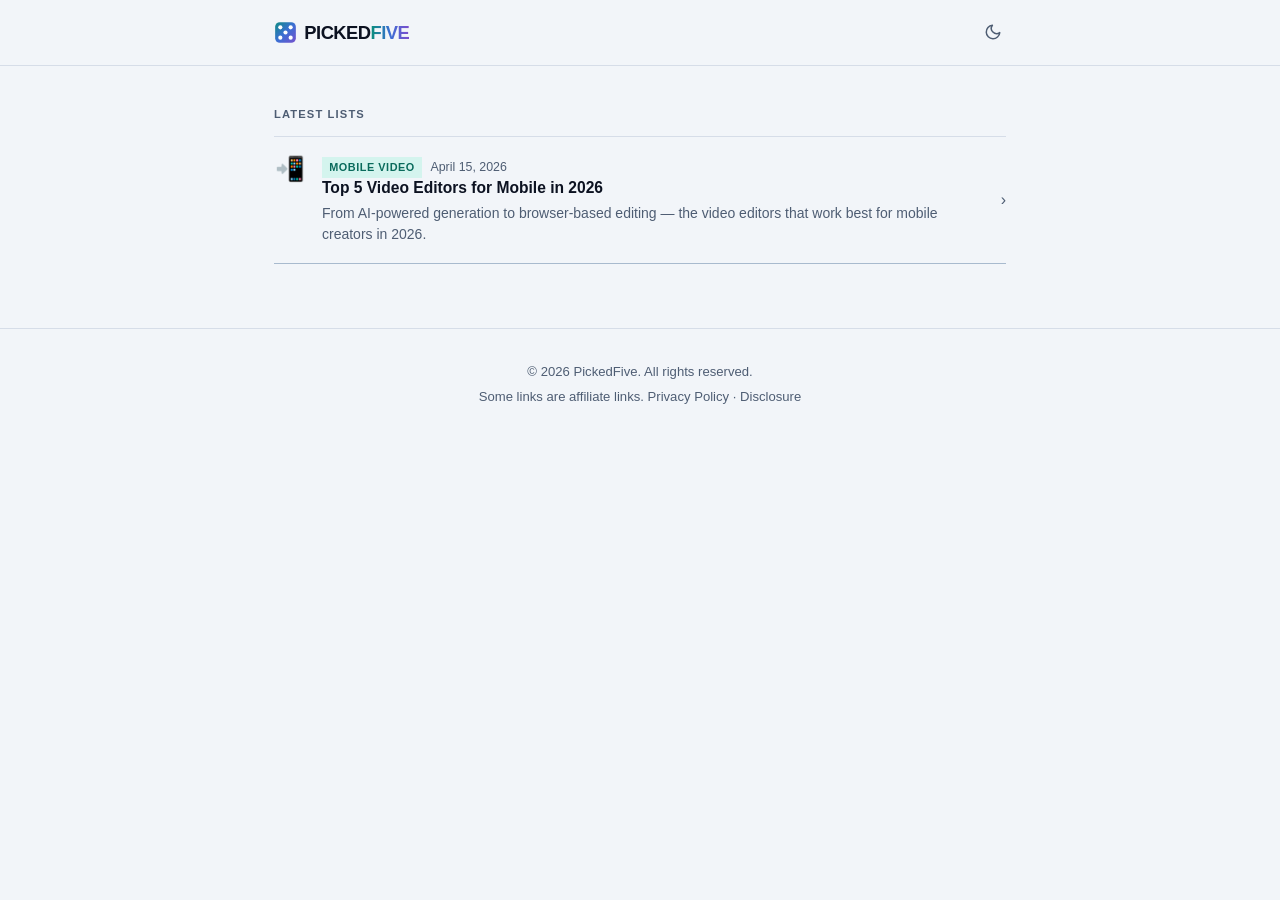
<file: index.html>
<!DOCTYPE html>
<html lang="en">
<head>
  <meta charset="UTF-8" />
  <meta name="viewport" content="width=device-width, initial-scale=1.0" />
  <meta name='impact-site-verification' value='05649c51-4749-46db-9ff6-38ff1c3c47de'>
  <title>PickedFive — Best Software & Apps Reviewed</title>
  <meta name="description" content="Honest, hands-on top-5 lists for the software and apps that actually matter. Photo editors, audio tools, mobile apps and more." />
  <link rel="canonical" href="https://pickedfive.com/" />
  <meta property="og:type" content="website" />
  <meta property="og:url" content="https://pickedfive.com/" />
  <meta property="og:title" content="PickedFive — Best Software & Apps Reviewed" />
  <meta property="og:description" content="Honest, hands-on top-5 lists for the software and apps that actually matter. Photo editors, audio tools, mobile apps and more." />
  <meta name="twitter:card" content="summary" />
  <meta name="twitter:title" content="PickedFive — Best Software & Apps Reviewed" />
  <meta name="twitter:description" content="Honest, hands-on top-5 lists for the software and apps that actually matter. Photo editors, audio tools, mobile apps and more." />
  <script>document.documentElement.setAttribute('data-theme',localStorage.getItem('theme')||(window.matchMedia('(prefers-color-scheme:dark)').matches?'dark':'light'));</script>
  <link rel="icon" href="favicon.svg" type="image/svg+xml" />
  <link rel="stylesheet" href="style.css" />
  
</head>
<body>

  <header class="site-header">
    <div class="site-wrapper">
      <a class="site-logo" href="index.html"><svg class="logo-icon" viewBox="0 0 20 20" fill="none" aria-hidden="true"><rect x="1" y="1" width="18" height="18" rx="4" fill="url(#pfg)"/><circle cx="5.5" cy="5.5" r="1.8" fill="white"/><circle cx="14.5" cy="5.5" r="1.8" fill="white"/><circle cx="10" cy="10" r="1.8" fill="white"/><circle cx="5.5" cy="14.5" r="1.8" fill="white"/><circle cx="14.5" cy="14.5" r="1.8" fill="white"/><defs><linearGradient id="pfg" x1="0" y1="0" x2="20" y2="20" gradientUnits="userSpaceOnUse"><stop offset="0%" stop-color="var(--aurora-a)"/><stop offset="50%" stop-color="var(--aurora-b)"/><stop offset="100%" stop-color="var(--aurora-c)"/></linearGradient></defs></svg>Picked<span>Five</span></a>
      <button class="theme-toggle" id="theme-toggle" aria-label="Toggle theme">
        <svg class="icon-sun" width="18" height="18" viewBox="0 0 24 24" fill="none" stroke="currentColor" stroke-width="2" stroke-linecap="round" stroke-linejoin="round" aria-hidden="true"><circle cx="12" cy="12" r="5"/><line x1="12" y1="1" x2="12" y2="3"/><line x1="12" y1="21" x2="12" y2="23"/><line x1="4.22" y1="4.22" x2="5.64" y2="5.64"/><line x1="18.36" y1="18.36" x2="19.78" y2="19.78"/><line x1="1" y1="12" x2="3" y2="12"/><line x1="21" y1="12" x2="23" y2="12"/><line x1="4.22" y1="19.78" x2="5.64" y2="18.36"/><line x1="18.36" y1="5.64" x2="19.78" y2="4.22"/></svg>
        <svg class="icon-moon" width="18" height="18" viewBox="0 0 24 24" fill="none" stroke="currentColor" stroke-width="2" stroke-linecap="round" stroke-linejoin="round" aria-hidden="true"><path d="M21 12.79A9 9 0 1 1 11.21 3 7 7 0 0 0 21 12.79z"/></svg>
      </button>
    </div>
  </header>

  <main>
    <div class="site-wrapper">

      <!-- Latest Posts -->
      <section id="categories">
        <h1 class="section-title">Latest Lists</h1>
        <div class="post-list" id="post-list"></div>
      </section>

    </div>
  </main>

  <script>document.getElementById('theme-toggle').addEventListener('click',function(){var n=document.documentElement.getAttribute('data-theme')==='dark'?'light':'dark';document.documentElement.setAttribute('data-theme',n);localStorage.setItem('theme',n);});</script>
  <script src="db/alltops.js"></script>
  <script>
  (function () {
    var list = document.getElementById('post-list');
    var sorted = allTops.slice().sort(function (a, b) {
      return b.date.localeCompare(a.date);
    });
    sorted.forEach(function (top) {
      var date = new Date(top.date + 'T00:00:00');
      var dateDisplay = date.toLocaleDateString('en-US', { year: 'numeric', month: 'long', day: 'numeric' });
      var article = document.createElement('article');
      article.className = 'post-card';
      article.innerHTML =
        '<div class="post-card-icon">' + top.icon + '</div>' +
        '<div class="post-card-body">' +
          '<div class="post-card-meta"><span class="tag">' + top.tag + '</span> ' + dateDisplay + '</div>' +
          '<h2 class="post-card-title"><a href="tops/' + top.url + '">' + top.title + '</a></h2>' +
          '<p class="post-card-excerpt">' + top.excerpt + '</p>' +
        '</div>' +
        '<div class="post-card-arrow">›</div>';
      list.appendChild(article);
    });
  })();
  </script>

  <footer class="site-footer">
    <div class="site-wrapper">
      <p>&copy; 2026 PickedFive. All rights reserved.</p>
      <p>Some links are affiliate links. <a href="#">Privacy Policy</a> · <a href="#">Disclosure</a></p>
    </div>
  </footer>

</body>
</html>
</file>
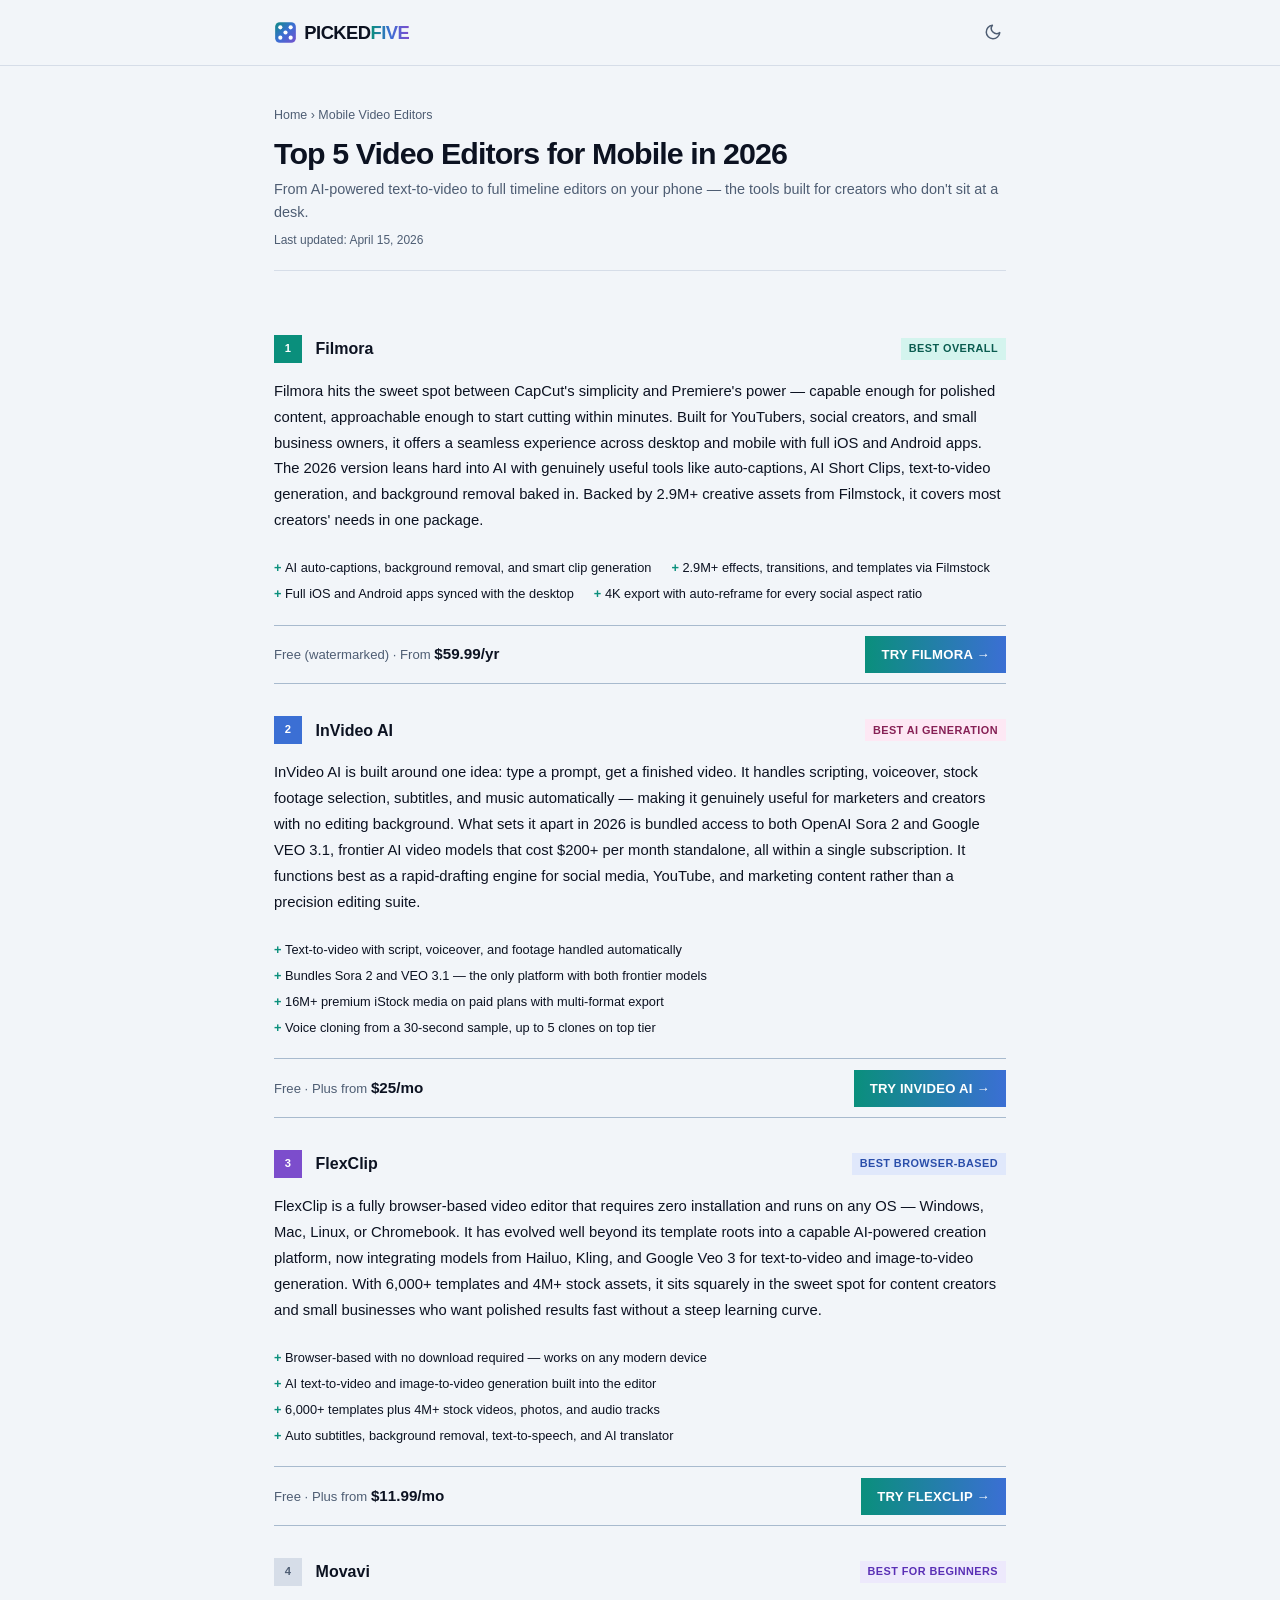
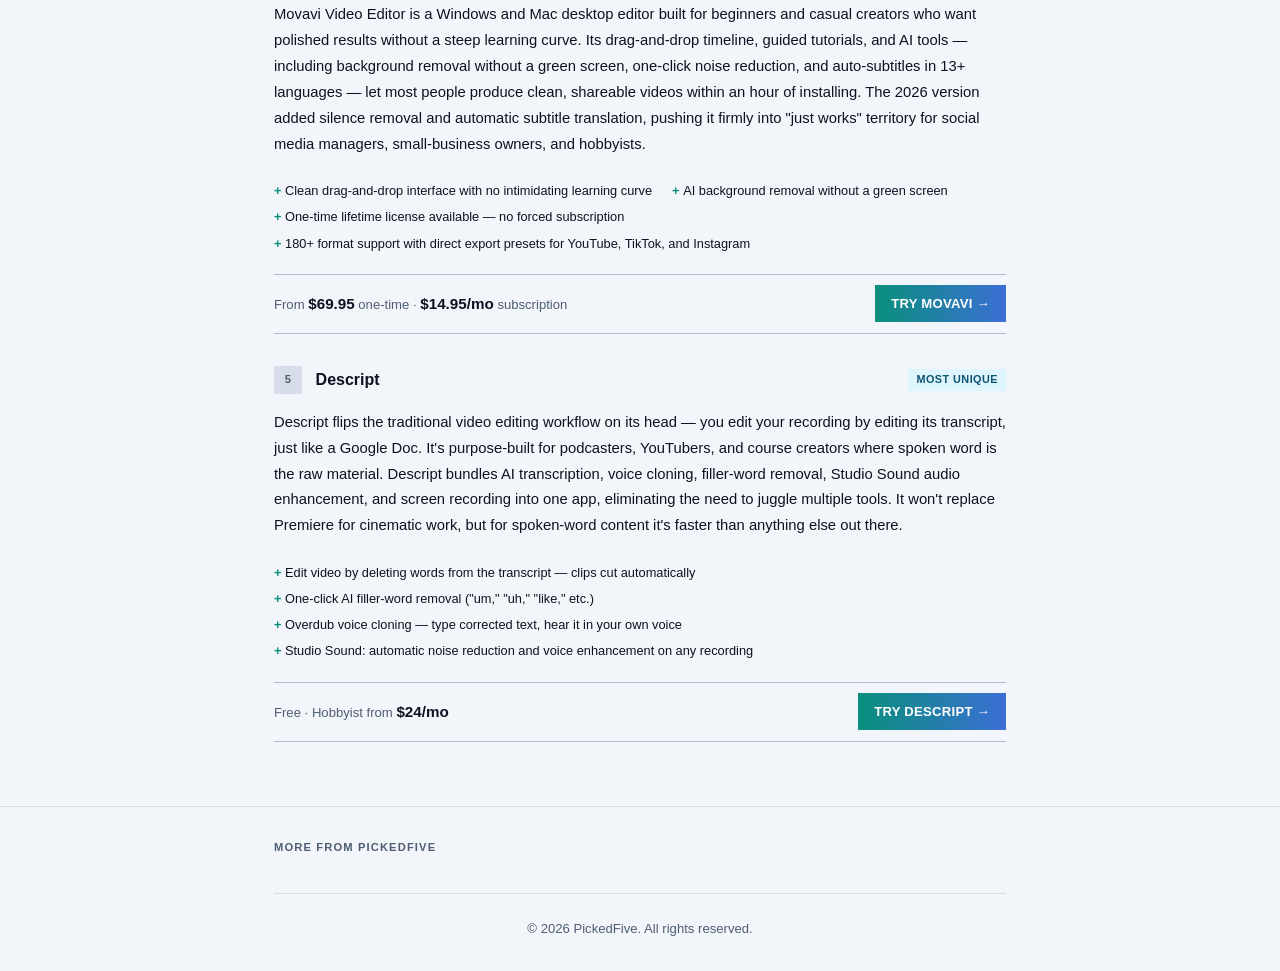
<file: tops/mobile-video-editors.html>
<!DOCTYPE html>
<html lang="en">
<head>
  <meta charset="UTF-8" />
  <meta name="viewport" content="width=device-width, initial-scale=1.0" />
  <title>Top 5 Video Editors for Mobile in 2026 — PickedFive</title>
  <meta name="description" content="The 5 best video editors for mobile in 2026: Filmora, InVideo AI, FlexClip, Movavi, and Descript — tested for creators who work on the go." />
  <link rel="canonical" href="https://pickedfive.com/tops/mobile-video-editors.html" />
  <meta property="og:type" content="article" />
  <meta property="og:url" content="https://pickedfive.com/tops/mobile-video-editors.html" />
  <meta property="og:title" content="Top 5 Video Editors for Mobile in 2026 — PickedFive" />
  <meta property="og:description" content="The 5 best video editors for mobile in 2026: Filmora, InVideo AI, FlexClip, Movavi, and Descript — tested for creators who work on the go." />
  <meta name="twitter:card" content="summary" />
  <meta name="twitter:title" content="Top 5 Video Editors for Mobile in 2026 — PickedFive" />
  <meta name="twitter:description" content="The 5 best video editors for mobile in 2026: Filmora, InVideo AI, FlexClip, Movavi, and Descript — tested for creators who work on the go." />
  <script>document.documentElement.setAttribute('data-theme',localStorage.getItem('theme')||(window.matchMedia('(prefers-color-scheme:dark)').matches?'dark':'light'));</script>
  <link rel="icon" href="../favicon.svg" type="image/svg+xml" />
  <link rel="stylesheet" href="../style.css" />
</head>
<body>

  <header class="site-header">
    <div class="site-wrapper">
      <a class="site-logo" href="../index.html"><svg class="logo-icon" viewBox="0 0 20 20" fill="none" aria-hidden="true"><rect x="1" y="1" width="18" height="18" rx="4" fill="url(#pfg)"/><circle cx="5.5" cy="5.5" r="1.8" fill="white"/><circle cx="14.5" cy="5.5" r="1.8" fill="white"/><circle cx="10" cy="10" r="1.8" fill="white"/><circle cx="5.5" cy="14.5" r="1.8" fill="white"/><circle cx="14.5" cy="14.5" r="1.8" fill="white"/><defs><linearGradient id="pfg" x1="0" y1="0" x2="20" y2="20" gradientUnits="userSpaceOnUse"><stop offset="0%" stop-color="var(--aurora-a)"/><stop offset="50%" stop-color="var(--aurora-b)"/><stop offset="100%" stop-color="var(--aurora-c)"/></linearGradient></defs></svg>Picked<span>Five</span></a>
      <button class="theme-toggle" id="theme-toggle" aria-label="Toggle theme">
        <svg class="icon-sun" width="18" height="18" viewBox="0 0 24 24" fill="none" stroke="currentColor" stroke-width="2" stroke-linecap="round" stroke-linejoin="round" aria-hidden="true"><circle cx="12" cy="12" r="5"/><line x1="12" y1="1" x2="12" y2="3"/><line x1="12" y1="21" x2="12" y2="23"/><line x1="4.22" y1="4.22" x2="5.64" y2="5.64"/><line x1="18.36" y1="18.36" x2="19.78" y2="19.78"/><line x1="1" y1="12" x2="3" y2="12"/><line x1="21" y1="12" x2="23" y2="12"/><line x1="4.22" y1="19.78" x2="5.64" y2="18.36"/><line x1="18.36" y1="5.64" x2="19.78" y2="4.22"/></svg>
        <svg class="icon-moon" width="18" height="18" viewBox="0 0 24 24" fill="none" stroke="currentColor" stroke-width="2" stroke-linecap="round" stroke-linejoin="round" aria-hidden="true"><path d="M21 12.79A9 9 0 1 1 11.21 3 7 7 0 0 0 21 12.79z"/></svg>
      </button>
    </div>
  </header>

  <main>
    <div class="site-wrapper">

      <div class="page-header">
        <p class="breadcrumb"><a href="../index.html">Home</a> › Mobile Video Editors</p>
        <h1>Top 5 Video Editors for Mobile in 2026</h1>
        <p class="subtitle">From AI-powered text-to-video to full timeline editors on your phone — the tools built for creators who don't sit at a desk.</p>
        <p class="updated">Last updated: April 15, 2026</p>
      </div>

      <div class="top-list">

        <!-- #1 -->
        <article class="top-card">
          <div class="top-card-header">
            <div class="rank-badge gold">1</div>
            <span class="top-card-name">Filmora</span>
            <span class="top-card-badge badge-best">Best Overall</span>
          </div>
          <div class="top-card-body">
            <p class="top-card-desc">
              Filmora hits the sweet spot between CapCut's simplicity and Premiere's power — capable enough for polished content, approachable enough to start cutting within minutes. Built for YouTubers, social creators, and small business owners, it offers a seamless experience across desktop and mobile with full iOS and Android apps. The 2026 version leans hard into AI with genuinely useful tools like auto-captions, AI Short Clips, text-to-video generation, and background removal baked in. Backed by 2.9M+ creative assets from Filmstock, it covers most creators' needs in one package.
            </p>
            <div class="pros">
              <ul>
                <li>AI auto-captions, background removal, and smart clip generation</li>
                <li>2.9M+ effects, transitions, and templates via Filmstock</li>
                <li>Full iOS and Android apps synced with the desktop</li>
                <li>4K export with auto-reframe for every social aspect ratio</li>
              </ul>
            </div>
          </div>
          <div class="top-card-footer">
            <div class="price-label">Free (watermarked) · From <strong>$59.99/yr</strong></div>
            <a href="https://www.awin1.com/cread.php?awinmid=88453&awinaffid=2850737&ued=https%3A%2F%2Ffilmora.wondershare.com%2F" class="btn btn-primary">Try Filmora →</a>
          </div>
        </article>

        <!-- #2 -->
        <article class="top-card">
          <div class="top-card-header">
            <div class="rank-badge silver">2</div>
            <span class="top-card-name">InVideo AI</span>
            <span class="top-card-badge badge-pro">Best AI Generation</span>
          </div>
          <div class="top-card-body">
            <p class="top-card-desc">
              InVideo AI is built around one idea: type a prompt, get a finished video. It handles scripting, voiceover, stock footage selection, subtitles, and music automatically — making it genuinely useful for marketers and creators with no editing background. What sets it apart in 2026 is bundled access to both OpenAI Sora 2 and Google VEO 3.1, frontier AI video models that cost $200+ per month standalone, all within a single subscription. It functions best as a rapid-drafting engine for social media, YouTube, and marketing content rather than a precision editing suite.
            </p>
            <div class="pros">
              <ul>
                <li>Text-to-video with script, voiceover, and footage handled automatically</li>
                <li>Bundles Sora 2 and VEO 3.1 — the only platform with both frontier models</li>
                <li>16M+ premium iStock media on paid plans with multi-format export</li>
                <li>Voice cloning from a 30-second sample, up to 5 clones on top tier</li>
              </ul>
            </div>
          </div>
          <div class="top-card-footer">
            <div class="price-label">Free · Plus from <strong>$25/mo</strong></div>
            <a href="https://invideo.sjv.io/L0nXg3" class="btn btn-primary">Try InVideo AI →</a>
          </div>
        </article>

        <!-- #3 -->
        <article class="top-card">
          <div class="top-card-header">
            <div class="rank-badge bronze">3</div>
            <span class="top-card-name">FlexClip</span>
            <span class="top-card-badge badge-popular">Best Browser-Based</span>
          </div>
          <div class="top-card-body">
            <p class="top-card-desc">
              FlexClip is a fully browser-based video editor that requires zero installation and runs on any OS — Windows, Mac, Linux, or Chromebook. It has evolved well beyond its template roots into a capable AI-powered creation platform, now integrating models from Hailuo, Kling, and Google Veo 3 for text-to-video and image-to-video generation. With 6,000+ templates and 4M+ stock assets, it sits squarely in the sweet spot for content creators and small businesses who want polished results fast without a steep learning curve.
            </p>
            <div class="pros">
              <ul>
                <li>Browser-based with no download required — works on any modern device</li>
                <li>AI text-to-video and image-to-video generation built into the editor</li>
                <li>6,000+ templates plus 4M+ stock videos, photos, and audio tracks</li>
                <li>Auto subtitles, background removal, text-to-speech, and AI translator</li>
              </ul>
            </div>
          </div>
          <div class="top-card-footer">
            <div class="price-label">Free · Plus from <strong>$11.99/mo</strong></div>
            <a href="https://www.awin1.com/cread.php?awinmid=90241&awinaffid=2850737&ued=https%3A%2F%2Fflexclip.com" class="btn btn-primary">Try FlexClip →</a>
          </div>
        </article>

        <!-- #4 -->
        <article class="top-card">
          <div class="top-card-header">
            <div class="rank-badge">4</div>
            <span class="top-card-name">Movavi</span>
            <span class="top-card-badge badge-value">Best for Beginners</span>
          </div>
          <div class="top-card-body">
            <p class="top-card-desc">
              Movavi Video Editor is a Windows and Mac desktop editor built for beginners and casual creators who want polished results without a steep learning curve. Its drag-and-drop timeline, guided tutorials, and AI tools — including background removal without a green screen, one-click noise reduction, and auto-subtitles in 13+ languages — let most people produce clean, shareable videos within an hour of installing. The 2026 version added silence removal and automatic subtitle translation, pushing it firmly into "just works" territory for social media managers, small-business owners, and hobbyists.
            </p>
            <div class="pros">
              <ul>
                <li>Clean drag-and-drop interface with no intimidating learning curve</li>
                <li>AI background removal without a green screen</li>
                <li>One-time lifetime license available — no forced subscription</li>
                <li>180+ format support with direct export presets for YouTube, TikTok, and Instagram</li>
              </ul>
            </div>
          </div>
          <div class="top-card-footer">
            <div class="price-label">From <strong>$69.95</strong> one-time · <strong>$14.95/mo</strong> subscription</div>
            <a href="https://www.mvvitrk.com/click?pid=6138&offer_id=1" class="btn btn-primary">Try Movavi →</a>
          </div>
        </article>

        <!-- #5 -->
        <article class="top-card">
          <div class="top-card-header">
            <div class="rank-badge">5</div>
            <span class="top-card-name">Descript</span>
            <span class="top-card-badge badge-free">Most Unique</span>
          </div>
          <div class="top-card-body">
            <p class="top-card-desc">
              Descript flips the traditional video editing workflow on its head — you edit your recording by editing its transcript, just like a Google Doc. It's purpose-built for podcasters, YouTubers, and course creators where spoken word is the raw material. Descript bundles AI transcription, voice cloning, filler-word removal, Studio Sound audio enhancement, and screen recording into one app, eliminating the need to juggle multiple tools. It won't replace Premiere for cinematic work, but for spoken-word content it's faster than anything else out there.
            </p>
            <div class="pros">
              <ul>
                <li>Edit video by deleting words from the transcript — clips cut automatically</li>
                <li>One-click AI filler-word removal ("um," "uh," "like," etc.)</li>
                <li>Overdub voice cloning — type corrected text, hear it in your own voice</li>
                <li>Studio Sound: automatic noise reduction and voice enhancement on any recording</li>
              </ul>
            </div>
          </div>
          <div class="top-card-footer">
            <div class="price-label">Free · Hobbyist from <strong>$24/mo</strong></div>
            <a href="https://www.descript.com/" class="btn btn-primary">Try Descript →</a>
          </div>
        </article>

      </div>

    </div>
  </main>

  <footer class="site-footer">
    <div class="site-wrapper">
      <div class="more-tops" id="more-tops" data-current="mobile-video-editors.html">
        <p class="more-tops-title">More from PickedFive</p>
        <div class="more-tops-list" id="more-tops-list"></div>
      </div>
      <p>&copy; 2026 PickedFive. All rights reserved.</p>
    </div>
  </footer>

  <script>document.getElementById('theme-toggle').addEventListener('click',function(){var n=document.documentElement.getAttribute('data-theme')==='dark'?'light':'dark';document.documentElement.setAttribute('data-theme',n);localStorage.setItem('theme',n);});</script>
  <script src="../db/alltops.js"></script>
  <script>
  (function () {
    var container = document.getElementById('more-tops');
    var list = document.getElementById('more-tops-list');
    var current = container.getAttribute('data-current');
    var others = allTops.filter(function (t) { return t.url !== current; });
    for (var i = others.length - 1; i > 0; i--) {
      var j = Math.floor(Math.random() * (i + 1));
      var tmp = others[i]; others[i] = others[j]; others[j] = tmp;
    }
    others.slice(0, 3).forEach(function (top) {
      var item = document.createElement('div');
      item.className = 'more-tops-item';
      item.innerHTML = '<a href="' + top.url + '">' + top.title + '</a><p>' + top.description + '</p>';
      list.appendChild(item);
    });
  })();
  </script>

</body>
</html>
</file>
<file: style.css>
/* =====================
   Aurora Borealis Theme
   ===================== */
:root {
  --bg: #f2f5f9;
  --bg-card: #ffffff;
  --bg-card-alt: #eaeff6;
  --text: #0c1221;
  --text-muted: #4e5d73;
  --border: #d6dde8;
  --border-subtle: #a8bace;
  --accent: #0a8f7c;
  --accent-hover: #067060;
  --accent-text: #ffffff;
  --tag-bg: #d4f4ee;
  --tag-text: #0a6b5c;
  --rank-1: #0a8f7c;
  --rank-2: #3b6fd4;
  --rank-3: #7c4dcc;
  --aurora-a: #0a8f7c;
  --aurora-b: #3b6fd4;
  --aurora-c: #7c4dcc;
}

@media (prefers-color-scheme: dark) {
  html:not([data-theme="light"]) {
    --bg: #070c14;
    --bg-card: #0d1422;
    --bg-card-alt: #111c2e;
    --text: #dce6f4;
    --text-muted: #5d7494;
    --border: #162030;
    --border-subtle: #4a7099;
    --accent: #2dd4bf;
    --accent-hover: #5eead4;
    --accent-text: #070c14;
    --tag-bg: #0d2a28;
    --tag-text: #2dd4bf;
    --rank-1: #2dd4bf;
    --rank-2: #60a5fa;
    --rank-3: #a78bfa;
    --aurora-a: #2dd4bf;
    --aurora-b: #60a5fa;
    --aurora-c: #a78bfa;
  }
}

html[data-theme="dark"] {
  --bg: #070c14;
  --bg-card: #0d1422;
  --bg-card-alt: #111c2e;
  --text: #dce6f4;
  --text-muted: #5d7494;
  --border: #162030;
  --border-subtle: #111c2e;
  --accent: #2dd4bf;
  --accent-hover: #5eead4;
  --accent-text: #070c14;
  --tag-bg: #0d2a28;
  --tag-text: #2dd4bf;
  --rank-1: #2dd4bf;
  --rank-2: #60a5fa;
  --rank-3: #a78bfa;
  --aurora-a: #2dd4bf;
  --aurora-b: #60a5fa;
  --aurora-c: #a78bfa;
}

/* =====================
   Reset & Base
   ===================== */
*, *::before, *::after {
  box-sizing: border-box;
  margin: 0;
  padding: 0;
}

html {
  font-size: 16px;
  -webkit-text-size-adjust: 100%;
}

body {
  background-color: var(--bg);
  color: var(--text);
  font-family: -apple-system, BlinkMacSystemFont, "Segoe UI", Roboto, "Helvetica Neue", Arial, sans-serif;
  line-height: 1.6;
  min-height: 100vh;
}

a {
  color: var(--accent);
  text-decoration: none;
}

a:hover {
  color: var(--accent-hover);
  text-decoration: underline;
}

/* =====================
   Layout
   ===================== */
.site-wrapper {
  max-width: 780px;
  margin: 0 auto;
  padding: 0 1rem;
}

/* =====================
   Site Header
   ===================== */
.site-header {
  border-bottom: 1px solid var(--border);
  padding: 1.1rem 0;
  margin-bottom: 2.5rem;
}

.site-header .site-wrapper {
  display: flex;
  align-items: center;
  justify-content: space-between;
}

.site-logo {
  font-size: 1.15rem;
  font-weight: 800;
  color: var(--text);
  letter-spacing: -0.03em;
  text-transform: uppercase;
  display: inline-flex;
  align-items: center;
}

.logo-icon {
  flex-shrink: 0;
  width: 1.25em;
  height: 1.25em;
  margin-right: 0.4em;
}

.site-logo span {
  background: linear-gradient(90deg, var(--aurora-a), var(--aurora-b), var(--aurora-c));
  -webkit-background-clip: text;
  -webkit-text-fill-color: transparent;
  background-clip: text;
}

/* =====================
   Site Footer
   ===================== */
.site-footer {
  border-top: 1px solid var(--border);
  margin-top: 4rem;
  padding: 2rem 0;
  color: var(--text-muted);
  font-size: 0.82rem;
  text-align: center;
}

.site-footer p + p {
  margin-top: 0.3rem;
}

.site-footer a {
  color: var(--text-muted);
}

.site-footer a:hover {
  color: var(--accent);
}

/* =====================
   Index Page — Post List
   ===================== */
.section-title {
  font-size: 0.7rem;
  font-weight: 700;
  letter-spacing: 0.1em;
  text-transform: uppercase;
  color: var(--text-muted);
  margin-bottom: 0.75rem;
}

.post-list {
  display: flex;
  flex-direction: column;
  border-top: 1px solid var(--border);
  margin-bottom: 2.5rem;
}

.post-card {
  display: flex;
  align-items: flex-start;
  gap: 1rem;
  padding: 1.1rem 0;
  border-bottom: 1px solid var(--border-subtle);
  transition: background 0.1s;
}

.post-card:hover .post-card-title a {
  color: var(--accent);
}

.post-card-icon {
  font-size: 1.5rem;
  line-height: 1;
  flex-shrink: 0;
  margin-top: 0.15rem;
  width: 2rem;
  text-align: center;
}

.post-card-body {
  flex: 1;
  min-width: 0;
}

.post-card-title {
  font-size: 0.975rem;
  font-weight: 600;
  color: var(--text);
  line-height: 1.3;
}

.post-card-title a {
  color: inherit;
  transition: color 0.1s;
}

.post-card-title a:hover {
  text-decoration: none;
}

.post-card-meta {
  font-size: 0.775rem;
  color: var(--text-muted);
  margin-top: 0.2rem;
}

.post-card-excerpt {
  font-size: 0.875rem;
  color: var(--text-muted);
  margin-top: 0.3rem;
  line-height: 1.5;
}

.post-card-arrow {
  color: var(--text-muted);
  font-size: 1rem;
  flex-shrink: 0;
  align-self: center;
}

/* Tag pill */
.tag {
  display: inline-block;
  background: var(--tag-bg);
  color: var(--tag-text);
  font-size: 0.68rem;
  font-weight: 700;
  letter-spacing: 0.05em;
  padding: 0.1rem 0.45rem;
  margin-right: 0.35rem;
  text-transform: uppercase;
}

/* =====================
   Top Page — Header
   ===================== */
.page-header {
  margin-bottom: 2rem;
  padding-bottom: 1.25rem;
  border-bottom: 1px solid var(--border);
}

.breadcrumb {
  font-size: 0.78rem;
  color: var(--text-muted);
  margin-bottom: 0.6rem;
}

.breadcrumb a {
  color: var(--text-muted);
}

.breadcrumb a:hover {
  color: var(--accent);
  text-decoration: none;
}

.page-header h1 {
  font-size: 1.5rem;
  font-weight: 800;
  line-height: 1.2;
  letter-spacing: -0.03em;
  margin-bottom: 0.4rem;
}

.page-header .subtitle {
  color: var(--text-muted);
  font-size: 0.9rem;
}

.page-header .updated {
  font-size: 0.75rem;
  color: var(--text-muted);
  margin-top: 0.4rem;
}

/* =====================
   Top Page — Ranking Cards
   ===================== */
.top-list {
  display: flex;
  flex-direction: column;
  margin-bottom: 2.5rem;
}

.top-card {
  padding: 2rem 0 0;
  border-bottom: 1px solid var(--border-subtle);
}


.top-card-header {
  display: flex;
  align-items: center;
  gap: 0.85rem;
  padding: 0;
  margin-bottom: 1rem;
}

.rank-badge {
  font-size: 0.7rem;
  font-weight: 800;
  width: 1.75rem;
  height: 1.75rem;
  display: flex;
  align-items: center;
  justify-content: center;
  flex-shrink: 0;
  letter-spacing: 0.02em;
  color: var(--accent-text);
}

.rank-badge.gold   { background: var(--rank-1); }
.rank-badge.silver { background: var(--rank-2); }
.rank-badge.bronze { background: var(--rank-3); }
.rank-badge:not(.gold):not(.silver):not(.bronze) {
  background: var(--border);
  color: var(--text-muted);
}

.top-card-name {
  font-size: 1rem;
  font-weight: 700;
  flex: 1;
}

.top-card-badge {
  font-size: 0.68rem;
  font-weight: 700;
  padding: 0.15rem 0.5rem;
  letter-spacing: 0.04em;
  text-transform: uppercase;
  white-space: nowrap;
}

.badge-best    { background: #d4f4ee; color: #0a5c50; }
.badge-popular { background: #e0e8fb; color: #2a4eaa; }
.badge-value   { background: #ede9fc; color: #5a30b5; }
.badge-free    { background: #dff5fe; color: #0c5474; }
.badge-pro     { background: #fde8f4; color: #862155; }

@media (prefers-color-scheme: dark) {
  html:not([data-theme="light"]) .badge-best    { background: #0b2e28; color: #2dd4bf; }
  html:not([data-theme="light"]) .badge-popular { background: #0f1e3e; color: #60a5fa; }
  html:not([data-theme="light"]) .badge-value   { background: #1c1040; color: #a78bfa; }
  html:not([data-theme="light"]) .badge-free    { background: #082234; color: #38bdf8; }
  html:not([data-theme="light"]) .badge-pro     { background: #2a0a1e; color: #f0abcb; }
}

html[data-theme="dark"] .badge-best    { background: #0b2e28; color: #2dd4bf; }
html[data-theme="dark"] .badge-popular { background: #0f1e3e; color: #60a5fa; }
html[data-theme="dark"] .badge-value   { background: #1c1040; color: #a78bfa; }
html[data-theme="dark"] .badge-free    { background: #082234; color: #38bdf8; }
html[data-theme="dark"] .badge-pro     { background: #2a0a1e; color: #f0abcb; }

.top-card-body {
  padding: 0;
}

.top-card-desc {
  font-size: 0.925rem;
  color: var(--text);
  margin-bottom: 1.5rem;
  line-height: 1.75;
}

.pros {
  font-size: 0.8rem;
  margin-bottom: 1.25rem;
}

.pros ul {
  list-style: none;
  display: flex;
  flex-wrap: wrap;
  gap: 0.35rem 1.25rem;
}

.pros li::before { content: "+ "; color: var(--aurora-a); font-weight: 700; }

.top-card-footer {
  display: flex;
  align-items: center;
  justify-content: space-between;
  flex-wrap: wrap;
  gap: 0.5rem;
  padding: 0.65rem 0;
  border-top: 1px solid var(--border-subtle);
}

.price-label {
  font-size: 0.82rem;
  color: var(--text-muted);
}

.price-label strong {
  color: var(--text);
  font-size: 0.95rem;
}

.btn {
  display: inline-block;
  padding: 0.5rem 1rem;
  font-size: 0.82rem;
  font-weight: 700;
  cursor: pointer;
  border: none;
  transition: opacity 0.15s;
  text-align: center;
  letter-spacing: 0.02em;
  text-transform: uppercase;
}

.btn-primary {
  background: linear-gradient(90deg, var(--aurora-a), var(--aurora-b));
  color: #fff;
}

.btn-primary:hover {
  opacity: 0.85;
  color: #fff;
  text-decoration: none;
}

/* =====================
   Disclaimer box
   ===================== */
.disclaimer {
  border-left: 3px solid var(--accent);
  padding: 0.85rem 1rem;
  font-size: 0.8rem;
  color: var(--text-muted);
  line-height: 1.6;
  margin-bottom: 2rem;
  background: var(--bg-card-alt);
}

/* =====================
   Theme Toggle Button
   ===================== */
.theme-toggle {
  background: none;
  border: none;
  cursor: pointer;
  color: var(--text-muted);
  padding: 0.25rem;
  display: flex;
  align-items: center;
  justify-content: center;
  transition: color 0.15s;
  flex-shrink: 0;
}

.theme-toggle:hover {
  color: var(--accent);
}

/* Light mode: show moon (click → go dark) */
html[data-theme="light"] .theme-toggle .icon-sun  { display: none; }
html[data-theme="light"] .theme-toggle .icon-moon { display: block; }

/* Dark mode: show sun (click → go light) */
html[data-theme="dark"] .theme-toggle .icon-sun  { display: block; }
html[data-theme="dark"] .theme-toggle .icon-moon { display: none; }

/* =====================
   Suggested Tops (Footer)
   ===================== */
.more-tops {
  border-bottom: 1px solid var(--border);
  padding-bottom: 1.5rem;
  margin-bottom: 1.5rem;
  text-align: left;
}

.more-tops-title {
  font-size: 0.7rem;
  font-weight: 700;
  letter-spacing: 0.1em;
  text-transform: uppercase;
  color: var(--text-muted);
  margin-bottom: 0.75rem;
}

.more-tops-list {
  display: flex;
  flex-direction: column;
  gap: 0.75rem;
}

.more-tops-item a {
  display: block;
  font-size: 0.875rem;
  font-weight: 600;
  color: var(--text);
  margin-bottom: 0.15rem;
  transition: color 0.1s;
}

.more-tops-item a:hover {
  color: var(--accent);
  text-decoration: none;
}

.more-tops-item p {
  font-size: 0.78rem;
  color: var(--text-muted);
  line-height: 1.4;
  margin: 0;
}

/* =====================
   Responsive — Tablet+
   ===================== */
@media (min-width: 600px) {
  .site-wrapper {
    padding: 0 1.5rem;
  }

  .page-header h1 {
    font-size: 1.9rem;
  }
}
</file>
